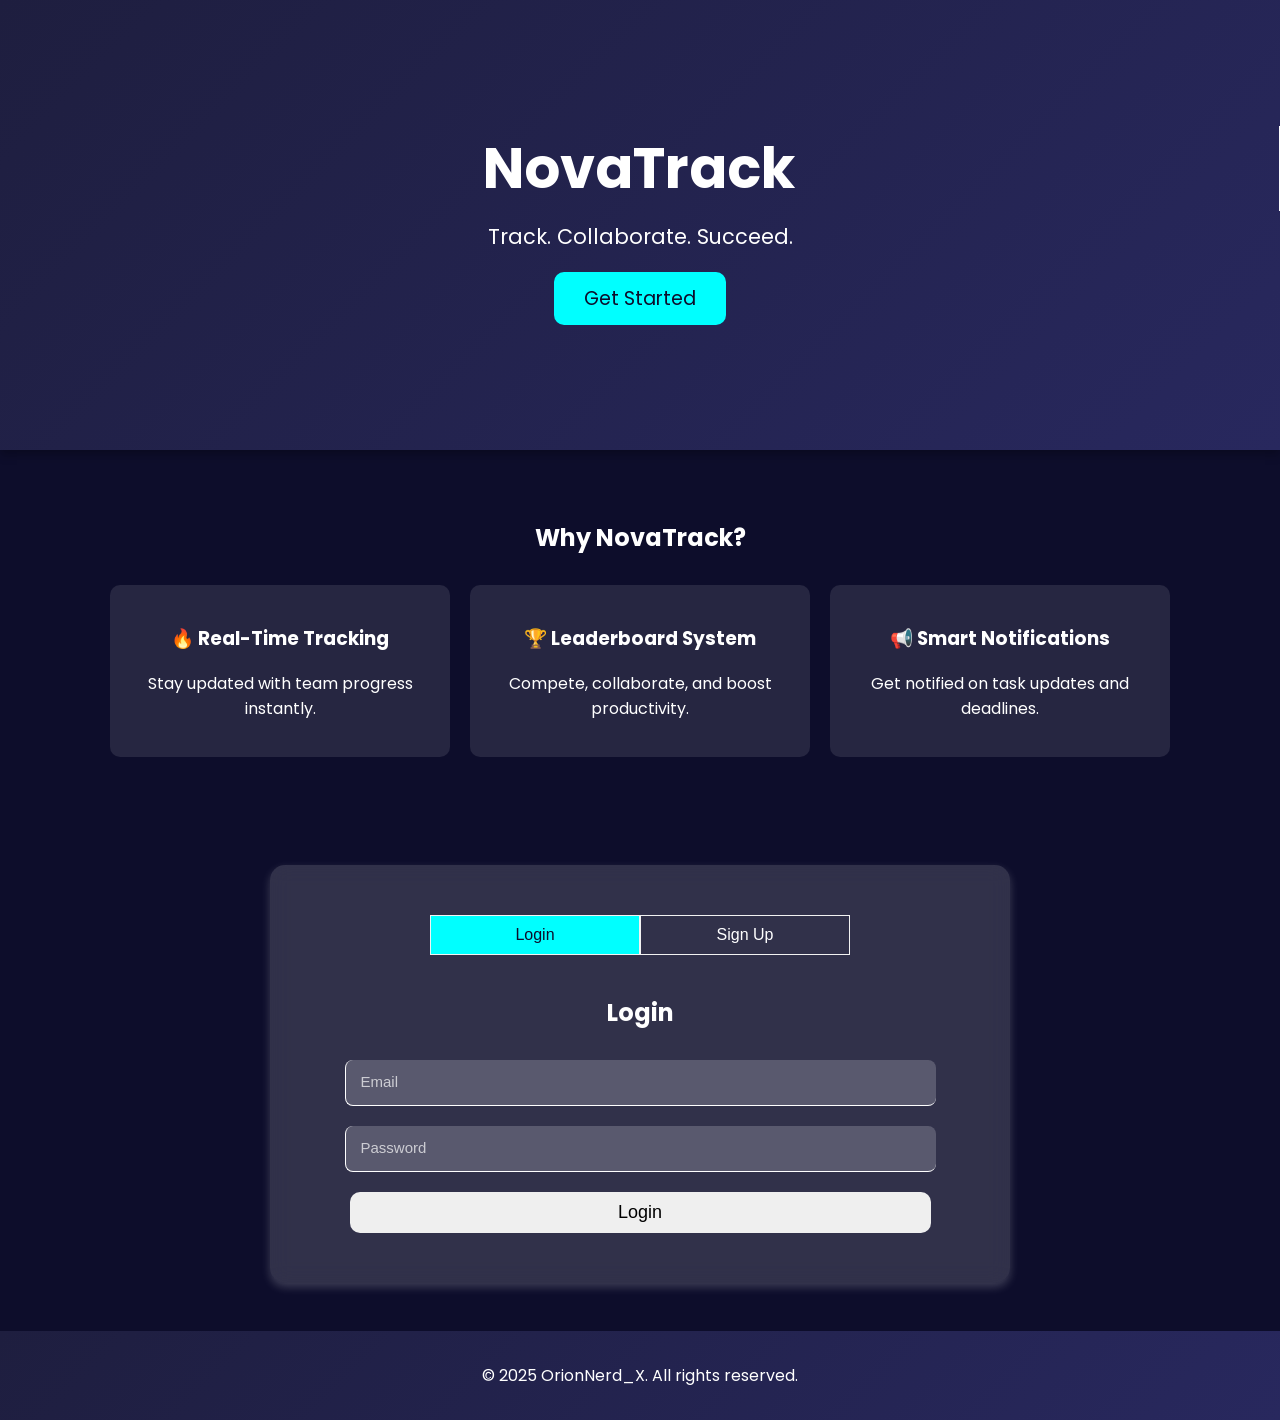
<file: static/tracker/index.html>
<!DOCTYPE html>
<html lang="en">
<head>
    <meta charset="UTF-8">
    <meta name="viewport" content="width=device-width, initial-scale=1.0">
    <title>NovaTrack - Track. Collaborate. Succeed.</title>
    <link rel="stylesheet" href="./styles/styles.css">
</head>
<body>
    <!-- Landing Page -->
    <header class="hero">
        <h1>NovaTrack</h1>
        <p>Track. Collaborate. Succeed.</p>
        <a href="#auth" class="cta-btn">Get Started</a>
    </header>
    
    <section class="features">
        <h2>Why NovaTrack?</h2>
        <div class="feature-box">
            <div class="feature">
                <h3>🔥 Real-Time Tracking</h3>
                <p>Stay updated with team progress instantly.</p>
            </div>
            <div class="feature">
                <h3>🏆 Leaderboard System</h3>
                <p>Compete, collaborate, and boost productivity.</p>
            </div>
            <div class="feature">
                <h3>📢 Smart Notifications</h3>
                <p>Get notified on task updates and deadlines.</p>
            </div>
        </div>
    </section>
    
    <!-- Authentication Container -->
    <section id="auth" class="auth-container">
        <div class="toggle-container">
            <button class="toggle-btn active" id="toggleLogin">Login</button>
            <button class="toggle-btn" id="toggleSignup">Sign Up</button>
        </div>
        
        <div class="auth-box" id="loginBox">
            <h2>Login</h2>
            <input type="email" id="loginEmail" placeholder="Email">
            <input type="password" id="loginPassword" placeholder="Password">
            <button id="loginButton">Login</button>
        </div>
    
        <div class="auth-box" id="signupBox" style="display: none;">
            <h2>Sign Up</h2>
            <input type="text" id="signupName" placeholder="Full Name">
            <input type="email" id="signupEmail" placeholder="Email">
            <input type="password" id="signupPassword" placeholder="Password">
            <a href="/dashboard.html">
                <button id="signupButton">Sign Up</button>
            </a>
        </div>
    </section>

    <footer>
        <p>&copy; 2025 OrionNerd_X. All rights reserved.</p>
    </footer>
    
    <script src="./scripts/script.js" ></script>
</body>
</html>
</file>
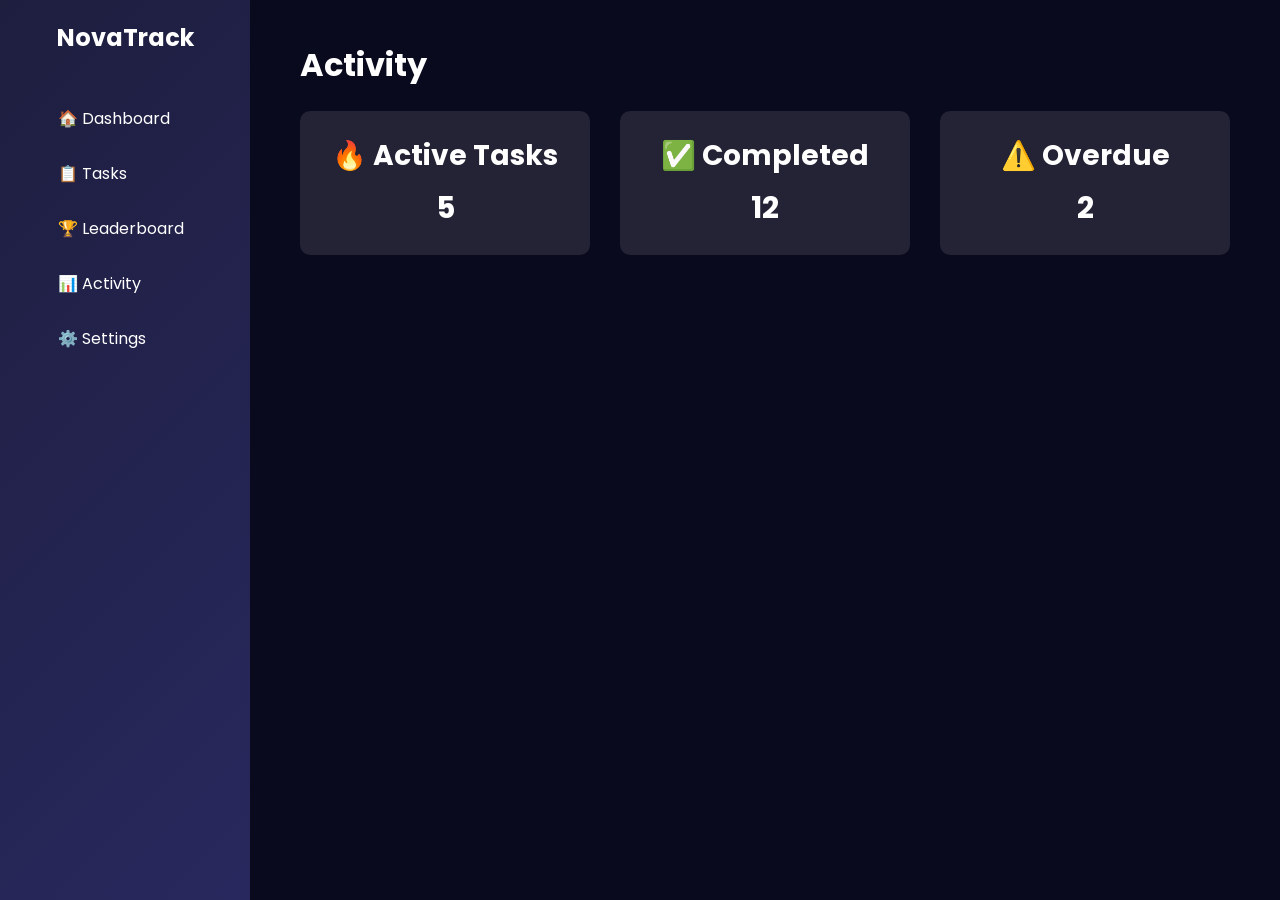
<file: static/tracker/activity.html>
<!DOCTYPE html>
<html lang="en">
<head>
    <meta charset="UTF-8">
    <meta name="viewport" content="width=device-width, initial-scale=1.0">
    <title>NovaTrack Dashboard</title>
    <link rel="stylesheet" href="./styles/dashboard.css">
    <link rel="stylesheet" href="./styles/sidebar.css">
</head>
<body>
    <div class="dashboard-container">
        <!-- Sidebar -->
        <aside class="sidebar" id="sideBar">
            <h2>NovaTrack</h2>
            <span class="close" id="closeSideBar">X</span>
            <nav>
                <ul>
                    <li><a href="#">🏠 Dashboard</a></li>
                    <li><a href="./tasks.html">📋 Tasks</a></li>
                    <li><a href="./leaderboard.html">🏆 Leaderboard</a></li>
                    <li><a href="#">📊 Activity</a></li>
                    <li><a href="./settings.html">⚙️ Settings</a></li>
                </ul>
            </nav>
        </aside>
        
        <!-- Main Content -->
        <main class="main-content">
            <header>
                <div class="burger" id="openSideBar">
                    <span></span>
                    <span></span>
                    <span></span>
                </div>
                <h1>Activity</h1>
            </header>
            
            <section class="widgets">
                <div class="widget">🔥 Active Tasks <span>5</span></div>
                <div class="widget">✅ Completed <span>12</span></div>
                <div class="widget">⚠️ Overdue <span>2</span></div>
            </section>
        
        </main>
    </div>

    <script src="./scripts/sidebar.js" ></script>
</body>
</html>
</file>
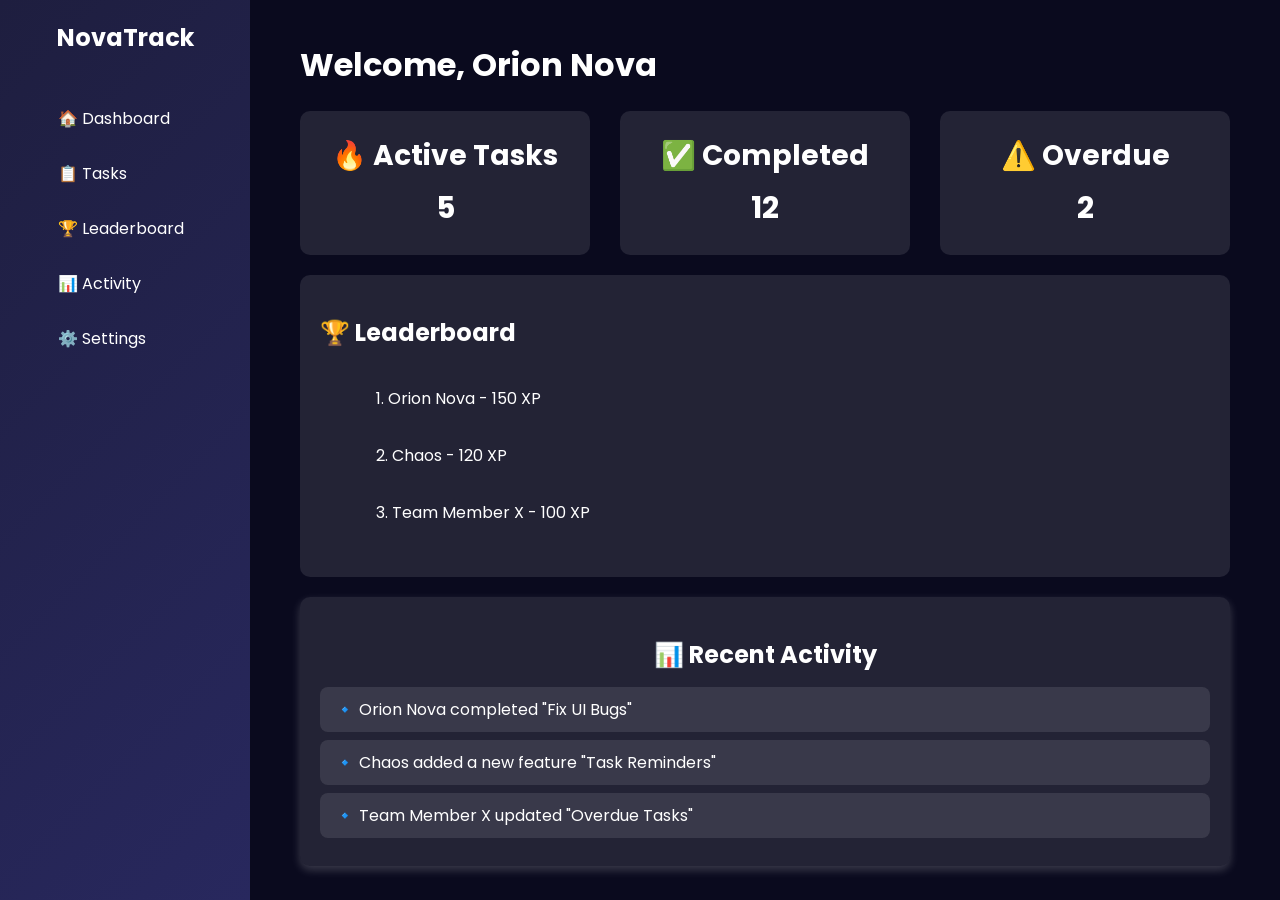
<file: static/tracker/dashboard.html>
<!DOCTYPE html>
<html lang="en">
<head>
    <meta charset="UTF-8">
    <meta name="viewport" content="width=device-width, initial-scale=1.0">
    <title>NovaTrack Dashboard</title>
    <link rel="stylesheet" href="./styles/dashboard.css">
    <link rel="stylesheet" href="./styles/sidebar.css">
</head>
<body>
    <div class="dashboard-container">
        <!-- Sidebar -->
        <aside class="sidebar" id="sideBar">
            <h2>NovaTrack</h2>
            <span class="close" id="closeSideBar">X</span>
            <nav>
                <ul>
                    <li><a href="#">🏠 Dashboard</a></li>
                    <li><a href="./tasks.html">📋 Tasks</a></li>
                    <li><a href="./leaderboard.html">🏆 Leaderboard</a></li>
                    <li><a href="/activity.html">📊 Activity</a></li>
                    <li><a href="./settings.html">⚙️ Settings</a></li>
                </ul>
            </nav>
        </aside>
        
        <!-- Main Content -->
        <main class="main-content">
            <header>
                <div class="burger" id="openSideBar">
                    <span></span>
                    <span></span>
                    <span></span>
                </div>
                <h1>Welcome, Orion Nova</h1>
            </header>
            
            <section class="widgets">
                <div class="widget">🔥 Active Tasks <span>5</span></div>
                <div class="widget">✅ Completed <span>12</span></div>
                <div class="widget">⚠️ Overdue <span>2</span></div>
            </section>
            
            <section class="leaderboard">
                <h2>🏆 Leaderboard</h2>
                <ul>
                    <li>1. Orion Nova - 150 XP</li>
                    <li>2. Chaos - 120 XP</li>
                    <li>3. Team Member X - 100 XP</li>
                </ul>
            </section>
            
            <section class="activity-feed">
                <h2>📊 Recent Activity</h2>
                <ul>
                    <li>🔹 Orion Nova completed "Fix UI Bugs"</li>
                    <li>🔹 Chaos added a new feature "Task Reminders"</li>
                    <li>🔹 Team Member X updated "Overdue Tasks"</li>
                </ul>
            </section>
        </main>
    </div>

    <script src="./scripts/sidebar.js" ></script>
</body>
</html>
</file>
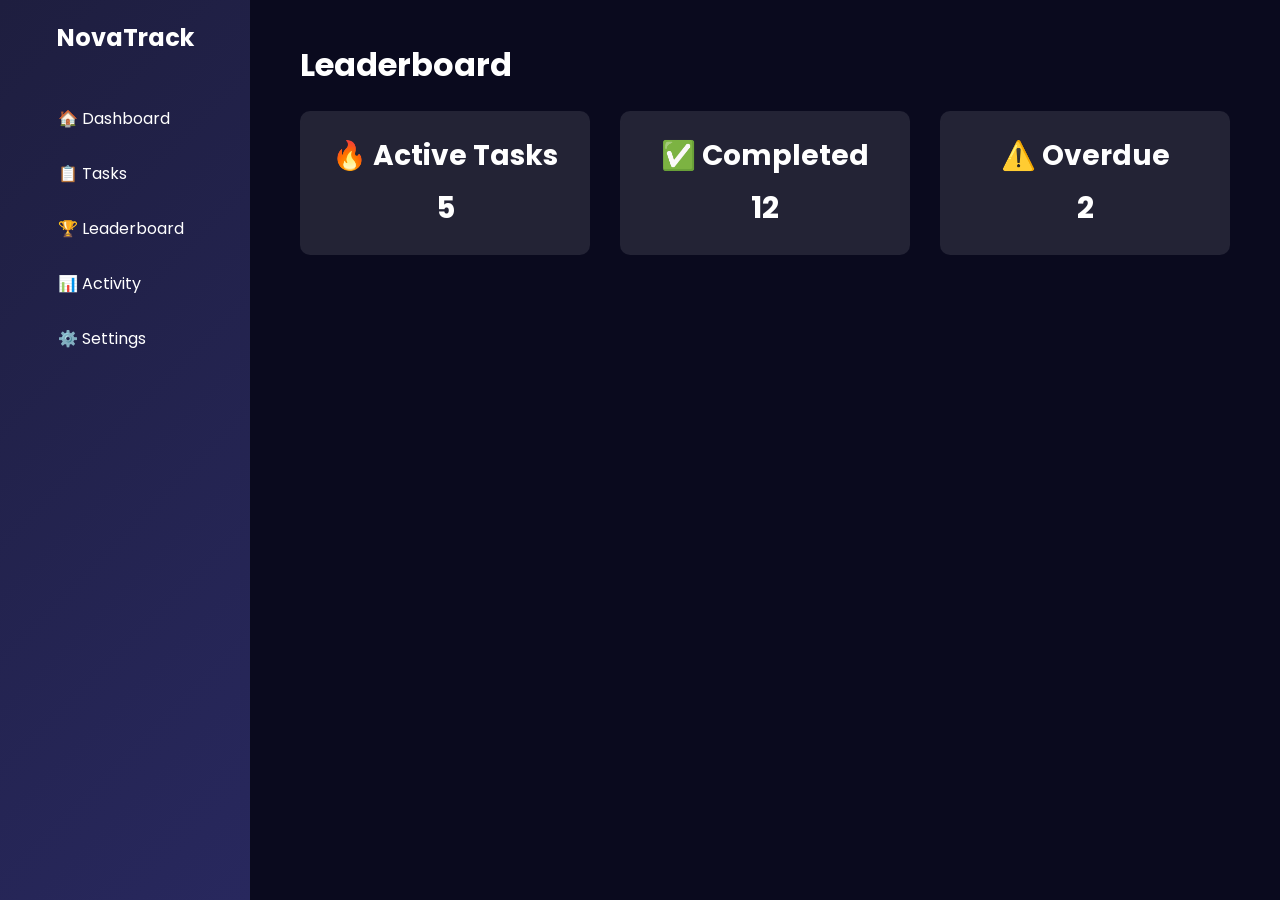
<file: static/tracker/leaderboard.html>
<!DOCTYPE html>
<html lang="en">
<head>
    <meta charset="UTF-8">
    <meta name="viewport" content="width=device-width, initial-scale=1.0">
    <title>NovaTrack Dashboard</title>
    <link rel="stylesheet" href="./styles/dashboard.css">
    <link rel="stylesheet" href="./styles/sidebar.css">
</head>
<body>
    <div class="dashboard-container">
        <!-- Sidebar -->
        <aside class="sidebar" id="sideBar">
            <h2>NovaTrack</h2>
            <span class="close" id="closeSideBar">X</span>
            <nav>
                <ul>
                    <li><a href="./dashboard.html">🏠 Dashboard</a></li>
                    <li><a href="./tasks.html">📋 Tasks</a></li>
                    <li><a href="#">🏆 Leaderboard</a></li>
                    <li><a href="./activity.html">📊 Activity</a></li>
                    <li><a href="./settings.html">⚙️ Settings</a></li>
                </ul>
            </nav>
        </aside>
        
        <!-- Main Content -->
        <main class="main-content">
            <header>
                <div class="burger" id="openSideBar">
                    <span></span>
                    <span></span>
                    <span></span>
                </div>
                <h1>Leaderboard</h1>
            </header>
            
            <section class="widgets">
                <div class="widget">🔥 Active Tasks <span>5</span></div>
                <div class="widget">✅ Completed <span>12</span></div>
                <div class="widget">⚠️ Overdue <span>2</span></div>
            </section>
        
        </main>
    </div>

    <script src="./scripts/sidebar.js" ></script>
</body>
</html>
</file>
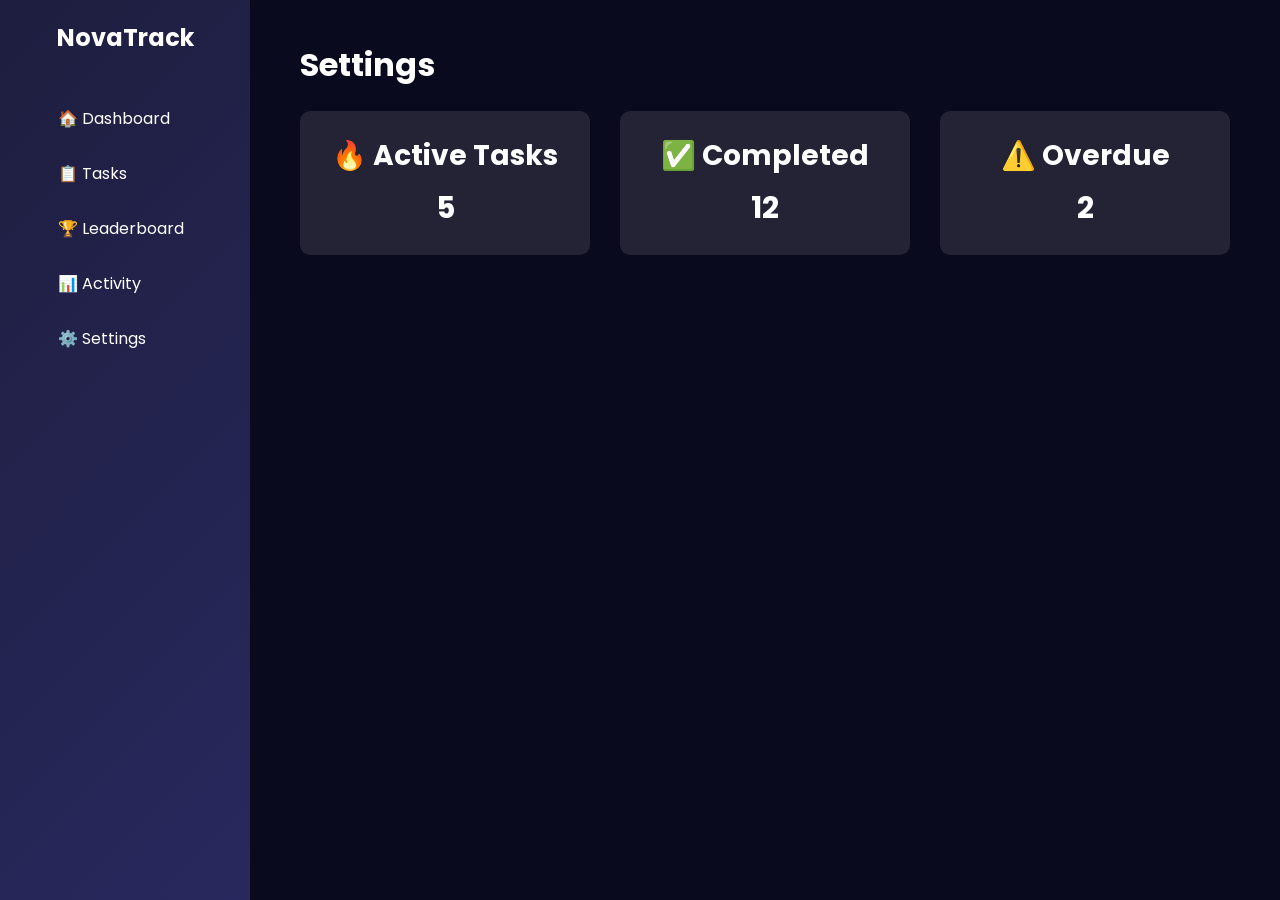
<file: static/tracker/settings.html>
<!DOCTYPE html>
<html lang="en">
<head>
    <meta charset="UTF-8">
    <meta name="viewport" content="width=device-width, initial-scale=1.0">
    <title>NovaTrack Dashboard</title>
    <link rel="stylesheet" href="./styles/dashboard.css">
    <link rel="stylesheet" href="./styles/sidebar.css">
</head>
<body>
    <div class="dashboard-container">
        <!-- Sidebar -->
        <aside class="sidebar" id="sideBar">
            <h2>NovaTrack</h2>
            <span class="close" id="closeSideBar">X</span>
            <nav>
                <ul>
                    <li><a href="./dashboard.html">🏠 Dashboard</a></li>
                    <li><a href="./tasks.html">📋 Tasks</a></li>
                    <li><a href="./leaderboard.html">🏆 Leaderboard</a></li>
                    <li><a href="./activity.html">📊 Activity</a></li>
                    <li><a href="#">⚙️ Settings</a></li>
                </ul>
            </nav>
        </aside>
        
        <!-- Main Content -->
        <main class="main-content">
            <header>
                <div class="burger" id="openSideBar">
                    <span></span>
                    <span></span>
                    <span></span>
                </div>
                <h1>Settings</h1>
            </header>
            
            <section class="widgets">
                <div class="widget">🔥 Active Tasks <span>5</span></div>
                <div class="widget">✅ Completed <span>12</span></div>
                <div class="widget">⚠️ Overdue <span>2</span></div>
            </section>
        
        </main>
    </div>

    <script src="./scripts/sidebar.js" ></script>
</body>
</html>
</file>
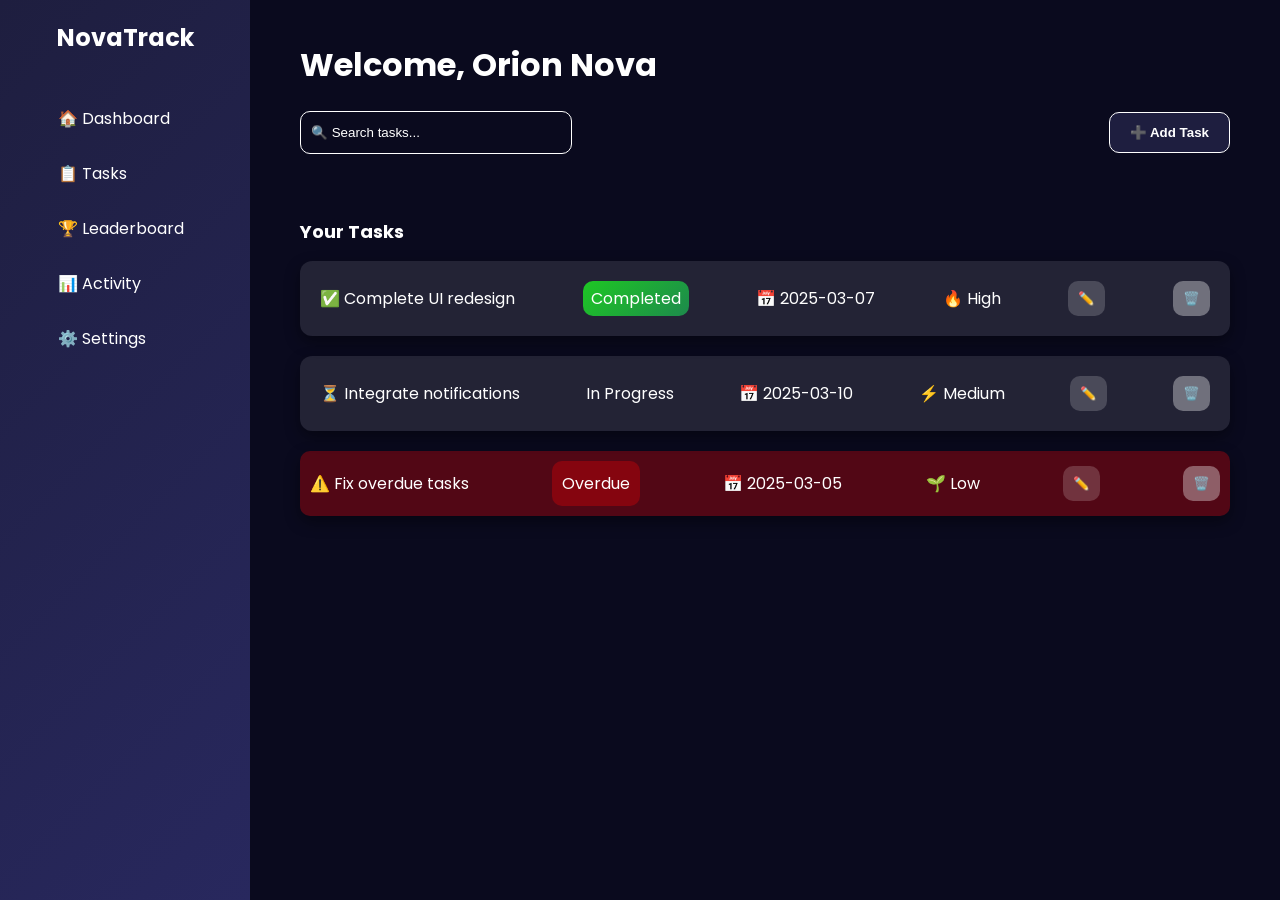
<file: static/tracker/tasks.html>
<!-- NovaTrack - Tasks Page -->
<!DOCTYPE html>
<html lang="en">
<head>
    <meta charset="UTF-8">
    <meta name="viewport" content="width=device-width, initial-scale=1.0">
    <title>Tasks | NovaTrack</title>
    <link rel="stylesheet" href="./styles/tasks.css">
    <link rel="stylesheet" href="./styles/sidebar.css">
</head>
<body>
    <div class="dashboard-container">
      <!-- Sidebar -->
      <aside class="sidebar" id="sideBar">
        <h2>NovaTrack</h2>
        <span class="close" id="closeSideBar">X</span>
        <nav>
            <ul>
                <li><a href="./dashboard.html">🏠 Dashboard</a></li>
                <li><a href="#">📋 Tasks</a></li>
                <li><a href="./leaderboard.html">🏆 Leaderboard</a></li>
                <li><a href="./activity.html">📊 Activity</a></li>
                <li><a href="./settings.html">⚙️ Settings</a></li>
            </ul>
        </nav>
    </aside>
    
    <!-- Main Content -->
    <main class="main-content">
        <header>
            <div class="burger" id="openSideBar">
                <span></span>
                <span></span>
                <span></span>
            </div>
            <h1>Welcome, Orion Nova</h1>
        </header>
            <!-- Task Controls -->
            <div class="task-controls">
                <button class="add-task" id="addTask"><span>➕</span> Add Task</button>
                <input type="text" class="search-tasks" placeholder="🔍 Search tasks...">
            </div>

            <!-- Popup -->
             <div class="alert-wrap">
                
             </div>
            
            <!-- Task Form -->
            <div class="form-wrap" id="addTaskForm">
                <button id="closeTaskForm">X</button>
                <h2>Add Task</h2>
                <form class="task-form" id="taskForm">
                        <input type="text" placeholder="Task Title" required>
                        <textarea placeholder="Task Description" required></textarea>
                        <div class="wrap">
                            <label for="task-date">Completion Date:</label>
                            <input type="date" id="task-date" required>
                        </div>
                        <div class="wrap">
                            <label for="task-priority">Priority:</label>
                        <select id="task-priority" required>
                            <option value="high">🔥 High</option>
                            <option value="medium">⚡ Medium</option>
                            <option value="low">🌱 Low</option>
                        </select>
                        </div>
                    <button type="submit">✅ Add Task</button>
                </form>
            </div>
            
            <!-- Tasks List -->
            <section class="tasks-list">
                <h2>Your Tasks</h2>
                <ul class="task-list">
                    <li class="task-item">
                        <span class="task-title">✅ Complete UI redesign</span>
                        <span class="status completed">Completed</span>
                        <span class="task-date">📅 2025-03-07</span>
                        <span class="task-priority high">🔥 High</span>
                        <button class="edit-task">✏️</button>
                        <button class="delete-task">🗑️</button>
                    </li>
                    <li class="task-item">
                        <span class="task-title">⏳ Integrate notifications</span>
                        <span class="status in-progress">In Progress</span>
                        <span class="task-date">📅 2025-03-10</span>
                        <span class="task-priority medium">⚡ Medium</span>
                        <button class="edit-task">✏️</button>
                        <button class="delete-task">🗑️</button>
                    </li>
                    <li class="task-item overdue">
                        <span class="task-title">⚠️ Fix overdue tasks</span>
                        <span class="status overdue">Overdue</span>
                        <span class="task-date">📅 2025-03-05</span>
                        <span class="task-priority low">🌱 Low</span>
                        <button class="edit-task">✏️</button>
                        <button class="delete-task">🗑️</button>
                    </li>
                </ul>
            </section>
        </main>
    </div>
    <script src="./scripts/sidebar.js"></script>
</body>
</html>
</file>
<file: static/tracker/styles/styles.css>
/* NovaTrack - Futuristic Styling */

@import url('https://fonts.googleapis.com/css2?family=Poppins:wght@300;400;600&display=swap');

/* General Styles */
body {
    font-family: 'Poppins', sans-serif;
    margin: 0;
    padding: 0;
    background-color: #0D0D2B;
    color: white;
    text-align: center;
    overflow-x: hidden;
}

/* Hero Section */
.hero {
    background: linear-gradient(135deg, #1E1E3F, #28285E);
    height: 50vh;
    display: flex;
    flex-direction: column;
    justify-content: center;
    align-items: center;
    box-shadow: 0px 4px 10px rgba(0, 0, 0, 0.3);
    position: relative;
    overflow: hidden;
}
.hero h1 {
    font-size: 3.5rem;
    margin: 0;
    display: inline-block;
    border-right: 2px solid white;
    white-space: nowrap;
    overflow: hidden;
    width: 0;
    animation: typing 5s steps(30, end) forwards, blink 0.8s infinite;
}
.hero p {
    font-size: 1.3rem;
    margin: 10px 0 20px;
    opacity: 0;
    animation: fadeIn 2s forwards 3s;
}
.cta-btn {
    background: #00FFFF;
    color: #0D0D2B;
    padding: 12px 30px;
    font-size: 1.2rem;
    border: none;
    border-radius: 10px;
    cursor: pointer;
    transition: 0.3s;
    text-decoration: none;
    display: inline-block;
    opacity: 0;
    animation: fadeIn 2s forwards 4s;
}
.cta-btn:hover {
    background: #FF00FF;
    color: white;
}

/* Features Section */
.features {
    padding: 50px 20px;
}
.feature-box {
    display: flex;
    justify-content: center;
    flex-wrap: wrap;
}
.feature {
    background: rgba(255, 255, 255, 0.1);
    padding: 20px;
    margin: 10px;
    border-radius: 10px;
    width: 300px;
    transition: transform 0.3s ease-in-out;
}
.feature:hover {
    transform: scale(1.05);
    background: rgba(255, 255, 255, 0.2);
}

/* Authentication Container */

.auth-container {
    background: rgba(255, 255, 255, 0.15);
    padding: 30px;
    border-radius: 15px;
    max-width: 700px;
    margin: 3rem auto 2rem;
    backdrop-filter: blur(10px);
    padding: 50px 20px;
    display: flex;
    flex-direction: column;
    align-items: center;
    box-shadow: 0px 4px 10px rgba(255, 255, 255, 0.2);
    animation: fadeIn 1s ease-in-out;
}

.toggle-container{
    display: flex;
    justify-content: center;
    margin-bottom: 20px;
    flex-wrap: wrap;
    width: 60%;
}

.toggle-btn {
    background: transparent;
    border: 1px solid #f2f2f2;
    padding: 10px 20px;
    cursor: pointer;
    font-size: 1rem;
    transition: 0.3s;
    color: white;
    flex: 1;
}
.toggle-btn.active {
    background: #00FFFF;
    color: #0D0D2B;
}
.toggle-btn:hover {
    background: #3a2c3a;
    color: white;
}

.auth-box{
    width: 100%;
    justify-content: center;
    align-items: center;
}

.auth-box input::placeholder{
    color: #ffffffb2;
    font-size: 15px;
}

.auth-box input {
    width: 80%;
    padding: 15px;
    margin: 10px 0;border: 1px solid;
    border-top: none;
    border-right: none;
    border-radius: 8px;
    background: rgba(255, 255, 255, 0.2);
    color: white;
    outline: none;
}

.auth-box button{
    width: 83%;
    padding: 10px;
    margin-top: 10px;
    border-radius: 10px;
    border: none;
    font-size: 18px;
    font-weight: 500;
    cursor: pointer;
    transition: all .4s;
}

.auth-box button:hover{
    background: #3a2c3a;
    color: #fff;
    border: 1px solid;
}

footer{
    margin: 3rem 0 0;
    background: linear-gradient(135deg, #1E1E3F, #28285E);
    padding: 1rem 0;
}

/* Animations */
@keyframes fadeIn {
    from {
        opacity: 0;
        transform: translateY(10px);
    }
    to {
        opacity: 1;
        transform: translateY(0);
    }
}
@keyframes typing {
    from {
        width: 0;
    }
    to {
        width: 100%;
    }
}
@keyframes blink {
    50% {
        border-color: transparent;
    }
}

/* Responsive Design */
@media (max-width: 768px) {
    .hero h1 {
        font-size: 2.8rem;
    }
    .hero p {
        font-size: 1.1rem;
    }
    .feature-box {
        flex-direction: column;
        align-items: center;
        gap: 20px;
    }
    .feature {
        width: 90%;
        margin: 0;
    }
    .toggle-container {
        flex-direction: column;
        align-items: center;
    }
    .toggle-btn {
        width: 80%;
        text-align: center;
    }
    .auth-box {
        width: 95%;
        max-width: 350px;
    }
}


/* @media(max-width: 450px){
    .feature{
        margin: 0;
    }
} */
</file>
<file: static/tracker/styles/dashboard.css>
/* Widgets */
.widgets {
    display: grid;
    grid-template-columns: repeat(auto-fit, minmax(250px, 1fr));
    column-gap: 30px;
    row-gap: 20px;
    margin-top: 20px;
}
.widget {
    background: rgba(255, 255, 255, 0.1);
    padding: 20px;
    border-radius: 10px;
    text-align: center;
    transition: transform 0.3s;
    font-size: 28px;
    font-weight: bold;
    line-height: 1.8;
    span{
        display: block;
        font-size: 30px;
    }
}
.widget:hover {
    transform: scale(1.05);
    background: rgba(255, 255, 255, 0.2);
}

/* Leaderboard */
.leaderboard {
    margin-top: 20px;
    padding: 20px;
    background: rgba(255, 255, 255, 0.1);
    border-radius: 10px;

    ul{
        li{
            padding: 1rem;
        }
    }
}

/* Activity Feed */
.activity-feed {
    margin-top: 20px;
    padding: 20px;
    background: rgba(255, 255, 255, 0.1);
    border-radius: 10px;
    box-shadow: 0 4px 10px rgba(255, 255, 255, 0.2);
    transition: all 0.3s ease-in-out;
    overflow: hidden;
}
.activity-feed:hover {
    background: rgba(255, 255, 255, 0.2);
    transform: translateY(-5px);
}
.activity-feed h2 {
    font-size: 1.5rem;
    margin-bottom: 15px;
    text-align: center;
}
.activity-feed ul {
    list-style: none;
    padding: 0;
    margin: 0;
}
.activity-feed li {
    background: rgba(255, 255, 255, 0.1);
    padding: 10px 15px;
    margin: 8px 0;
    border-radius: 8px;
    display: flex;
    align-items: center;
    font-size: 1rem;
    transition: all 0.3s ease-in-out;
    opacity: 0;
    animation: fadeInUp 0.5s ease-in-out forwards;
}
.activity-feed li:hover {
    background: rgba(255, 255, 255, 0.2);
    transform: scale(1.03);
}

/* Animations */
@keyframes fadeInUp {
    from {
        opacity: 0;
        transform: translateY(10px);
    }
    to {
        opacity: 1;
        transform: translateY(0);
    }
}

/* Responsive Design */
@media(max-width: 425px){
    header h1{
        font-size: 22px;
    }
}
</file>
<file: static/tracker/styles/sidebar.css>
@import url('https://fonts.googleapis.com/css2?family=Poppins:wght@300;400;600&display=swap');


*{
    list-style: none;
}

/* General Styles */
body {
    font-family: 'Poppins', sans-serif;
    margin: 0;
    padding: 0;
    background-color: #0A0A1E;
    color: white;
    display: flex;
    flex-direction: column;
}

.dashboard-container{
    display: flex;
    position: relative;
}

.main-content {
    padding: 20px 50px;
    flex: 1;
    margin-left: 250px;
}
.dashboard-header {
    display: flex;
    justify-content: space-between;
    align-items: center;
    padding: 15px;
    background: #12122E;
    border-radius: 10px;
}

/* Sidebar */
.sidebar {
    width: 250px;
    min-height: 100vh;
    background: linear-gradient(135deg, #1E1E3F, #28285E);
    position: fixed;
    left: 0;
    top: 0;
    display: flex;
    flex-direction: column;
    align-items: center;
    transition: width 0.3s;

    nav{
        transform: translateX(-1.5rem);
    }

    .close{
        display: none;
    }
}
.sidebar a {
    text-decoration: none;
    color: white;
    padding: 15px;
    display: block;
    transition: background 0.3s;
}
.sidebar a:hover {
    background: rgba(255, 255, 255, 0.1);
    border-radius: 10px;
}

@media (max-width: 812px) {

    .main-content{
        margin-left: 0;
        padding: 10px 20px;
    }

    header{
        display: flex;
        align-items: center;
        column-gap: 3rem;
    }
    header .burger{
        display: flex;
        flex-direction: column;
        gap: 5px;
        span{
            width: 22px;
            height: 2px;
            background: #fff;
        }
    }
    .sidebar {
        position: fixed;
        transform: translateX(-100rem);
        transition: all .3s;

        h2{
            margin-right: 2rem;
        }
        .close{
            display: block;
            position: absolute;
            right: 10px;
            top: 1.3rem;
            font-size: 25px;
            font-weight: bold;
        }
    }

    .opened-sidebar{
        transform: translateX(0rem);
    }
}
</file>
<file: static/tracker/styles/tasks.css>
/* Task Controls */
.task-controls {
    display: flex;
    flex-direction: row-reverse;
    align-items: center;
    justify-content: space-between;
    margin-bottom: 20px;
    gap: 10px;
}

.task-controls button {
    background: #1E1E3F;
    color: #fff;
    border: 1px solid;
    padding: 12px 20px;
    border-radius: 10px;
    cursor: pointer;
    transition: all 0.3s ease-in-out;
    font-weight: bold;
    &:hover {
        background: #2a2a4bce;
        transform: scale(1.03);
    }
    
}

.task-controls input{
    width: 250px;
    padding: 13px 10px;
    border-radius: 10px;
    border: 1px solid;
    background: transparent;
    color: #fff;

    &::placeholder{
        color: #fff;
    }
}

.form-wrap{
    max-width: 550px;
    margin: 4rem auto 2rem;
    background: #ffffff11;
    padding:  30px ;
    border-radius: 10px;
    box-shadow: 0px 0px 10px 5px #ffffff21;
    position: relative;
    display: none;
    transition: all .4s;

    & > button{
        position: absolute;
        right: 10px;
        font-size: 20px;
        font-weight: bold;
        background: #ffffffdc;
        border: none;
        padding: 8px 10px;
        top: 10px;
        border-radius: 10px;
        cursor: pointer;
        transition: all .4s;

        &:hover{
            background: #2a2a4bce;
        }
        
    }
    form{
        display: flex;
        flex-direction: column;
        gap: 20px;
        margin: 2rem 0 0;

        input, textarea{
            padding: 10px;
            font-size: 18px;
            border-radius: 10px;
            border: none;
        }
        textarea{
            height: 150px;
        }
        .wrap{
            display: flex;
            align-items: center;
            gap: 10px;
        }

        select{
            padding: 10px 5px;
            border-radius: 10px;
        }

        button{
            padding: 10px;
            border-radius: 10px;
            border: none;
            font-size: 18px;
            transition: all .4s;
            cursor: pointer;

            &:hover{
                background: #ffffffb4;
            }
        }
    }
}

.show-form{
    display: block;
}

/* Task List */

.tasks-list{
    margin-top: 4rem;
    h2{
        font-size: 18px;
    }
}

.task-list {
    display: flex ;
    flex-direction: column;
    gap: 20px;
    padding-left: 0;
}
.task-item {
    background: rgba(255, 255, 255, 0.1);
    padding: 20px;
    border-radius: 12px;
    transition: transform 0.3s, background 0.3s, box-shadow 0.3s;
    position: relative;
    box-shadow: 0px 6px 15px rgba(0, 0, 0, 0.4);
    display: flex;
    justify-content: space-between;
    align-items: center;
    overflow: hidden;
    animation: fadeInUp 0.6s ease-in-out;
}
.task-item:hover {
    transform: translateY(-5px);
    background: rgba(255, 255, 255, 0.2);
    box-shadow: 0px 10px 20px rgba(0, 0, 0, 0.5);
}

/* Task Status */
.task-status {
    font-size: 0.9rem;
    padding: 6px 12px;
    border-radius: 8px;
    color: white;
    font-weight: bold;
}
.completed {
    background: linear-gradient(135deg, #1ec724, #1d8a4c);
    border-radius: 10px;
    padding: 5px 8px;
}
.overdue {
    background: rgba(255, 0, 0, 0.295);
    border-radius: 10px;
    padding: 10px;
}
.pending {
    background: linear-gradient(135deg, #F1C40F, #D4A017);
    border-radius: 10px;
    padding: 5px 8px;
}

/* Task Buttons */
.task-actions {
    display: flex;
    gap: 10px;
}
.task-actions button {
    border: none;
    padding: 8px 12px;
    color: white;
    border-radius: 8px;
    cursor: pointer;
    transition: all 0.3s ease-in-out;
    font-weight: bold;
}
.edit-task {
    background: #ffffff2d;
    border: none;
    border-radius: 10px;
    padding: 10px;
    cursor: pointer;
}
.edit-task:hover {
    background: transparent;
    transform: scale(1.05);
}
.delete-task {
    background:#ffffff59;
    border: none;
    padding: 10px;
    border-radius: 10px;
    cursor: pointer;
}
.delete-task:hover {
    background: linear-gradient(135deg, #C0392B, #A0281F);
    transform: scale(1.05);
}

/* Animations */
@keyframes fadeInUp {
    from {
        opacity: 0;
        transform: translateY(15px);
    }
    to {
        opacity: 1;
        transform: translateY(0);
    }
}
.task-item {
    opacity: 0;
    animation: fadeInUp 0.6s ease-in-out forwards;
}

/* Responsive Design */
@media (max-width: 768px) {
    .task-list{
        .task-item{
            flex-direction: column;
            gap: 20px;
        }
    }
}

@media (max-width: 450px) {

   
    .task-controls input{
        max-width: 200px;
    }
    .task-controls button{
        font-size: 12px;
        padding: 13px 10px;
    }
}
</file>
